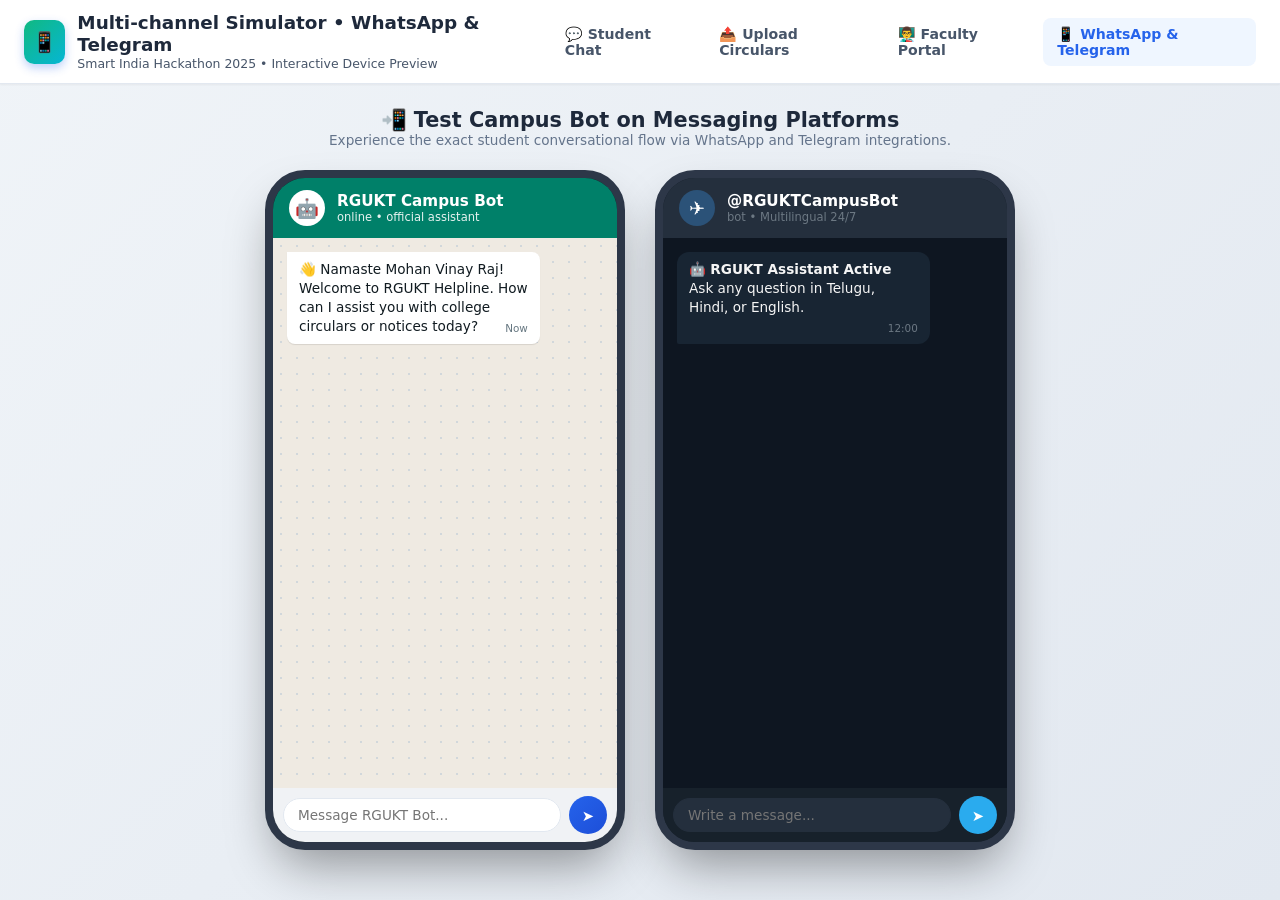
<file: templates/simulator.html>
<!DOCTYPE html>
<html lang="en">
<head>
  <meta charset="UTF-8">
  <meta name="viewport" content="width=device-width, initial-scale=1.0">
  <title>WhatsApp & Telegram Simulator | RGUKTN Campus Bot</title>
  <link rel="stylesheet" href="/static/css/style.css">
  <style>
    .simulator-container {
      display: flex;
      justify-content: center;
      gap: 30px;
      margin-top: 10px;
      flex-wrap: wrap;
    }

    /* Phone Frame styling */
    .phone-mockup {
      width: 360px;
      height: 680px;
      background: #111b21;
      border-radius: 40px;
      box-shadow: 0 25px 50px -12px rgba(0, 0, 0, 0.4);
      border: 8px solid #2d3748;
      display: flex;
      flex-direction: column;
      overflow: hidden;
      position: relative;
    }

    /* WhatsApp Theme */
    .wa-header {
      background: #008069;
      color: white;
      padding: 12px 16px;
      display: flex;
      align-items: center;
      gap: 12px;
    }
    .wa-avatar {
      width: 36px;
      height: 36px;
      background: white;
      border-radius: 50%;
      display: flex;
      align-items: center;
      justify-content: center;
      font-size: 1.2rem;
    }
    .wa-chat-body {
      flex: 1;
      background: #efeae2;
      background-image: radial-gradient(#d1d7db 1px, transparent 1px);
      background-size: 16px 16px;
      padding: 14px;
      overflow-y: auto;
      display: flex;
      flex-direction: column;
      gap: 10px;
    }
    .wa-msg {
      max-width: 80%;
      padding: 8px 12px;
      border-radius: 8px;
      font-size: 0.85rem;
      line-height: 1.4;
      box-shadow: 0 1px 1px rgba(0,0,0,0.1);
      position: relative;
    }
    .wa-msg-in {
      background: white;
      color: #111b21;
      align-self: flex-start;
      border-top-left-radius: 0;
    }
    .wa-msg-out {
      background: #d9fdd3;
      color: #111b21;
      align-self: flex-end;
      border-top-right-radius: 0;
    }
    .wa-time {
      font-size: 0.65rem;
      color: #667781;
      float: right;
      margin-left: 8px;
      margin-top: 4px;
    }
    .wa-input-bar {
      background: #f0f2f5;
      padding: 8px 10px;
      display: flex;
      align-items: center;
      gap: 8px;
    }

    /* Telegram Theme */
    .tg-phone {
      background: #17212b;
    }
    .tg-header {
      background: #242f3d;
      color: white;
      padding: 12px 16px;
      display: flex;
      align-items: center;
      gap: 12px;
    }
    .tg-chat-body {
      flex: 1;
      background: #0e1621;
      padding: 14px;
      overflow-y: auto;
      display: flex;
      flex-direction: column;
      gap: 10px;
    }
    .tg-msg {
      max-width: 80%;
      padding: 8px 12px;
      border-radius: 12px;
      font-size: 0.85rem;
      line-height: 1.4;
    }
    .tg-msg-in {
      background: #182533;
      color: #f5f5f5;
      align-self: flex-start;
      border-bottom-left-radius: 2px;
    }
    .tg-msg-out {
      background: #2b5278;
      color: #ffffff;
      align-self: flex-end;
      border-bottom-right-radius: 2px;
    }
    .tg-input-bar {
      background: #17212b;
      padding: 8px 10px;
      display: flex;
      align-items: center;
      gap: 8px;
    }
  </style>
</head>
<body>

  <!-- Navigation Bar -->
  <header class="navbar">
    <div class="brand-section">
      <div class="brand-logo" style="background: linear-gradient(135deg, #10b981, #06b6d4);">📱</div>
      <div class="brand-text">
        <h1>Multi-channel Simulator • WhatsApp & Telegram</h1>
        <p>Smart India Hackathon 2025 • Interactive Device Preview</p>
      </div>
    </div>
    <nav class="nav-links">
      <a href="/" class="nav-item">💬 Student Chat</a>
      <a href="/admin" class="nav-item">📤 Upload Circulars</a>
      <a href="/faculty" class="nav-item">👨‍🏫 Faculty Portal</a>
      <a href="/simulator" class="nav-item active">📱 WhatsApp & Telegram</a>
    </nav>
  </header>

  <main class="container">
    <div style="text-align: center; margin-bottom: 12px;">
      <h2 style="color: #1e293b; font-size: 1.3rem;">📲 Test Campus Bot on Messaging Platforms</h2>
      <p style="color: #64748b; font-size: 0.85rem;">
        Experience the exact student conversational flow via WhatsApp and Telegram integrations.
      </p>
    </div>

    <div class="simulator-container">
      
      <!-- WhatsApp Mockup -->
      <div class="phone-mockup">
        <div class="wa-header">
          <div class="wa-avatar">🤖</div>
          <div style="flex: 1;">
            <div style="font-weight: 600; font-size: 0.95rem;">RGUKT Campus Bot</div>
            <div style="font-size: 0.72rem; opacity: 0.9;">online • official assistant</div>
          </div>
        </div>

        <div id="waChatBody" class="wa-chat-body">
          <div class="wa-msg wa-msg-in">
            👋 Namaste Mohan Vinay Raj!<br>
            Welcome to RGUKT Helpline. How can I assist you with college circulars or notices today?
            <span class="wa-time">Now</span>
          </div>
        </div>

        <div class="wa-input-bar">
          <input type="text" id="waInput" placeholder="Message RGUKT Bot..." class="input-field" style="background: white; padding: 8px 14px; font-size: 0.85rem;">
          <button class="btn-send" style="padding: 8px 14px; border-radius: 50%; width: 38px; height: 38px; justify-content: center;" onclick="sendSimulatorMsg('wa')">
            ➤
          </button>
        </div>
      </div>

      <!-- Telegram Mockup -->
      <div class="phone-mockup tg-phone">
        <div class="tg-header">
          <div class="wa-avatar" style="background: #2b5278; color: white;">✈️</div>
          <div style="flex: 1;">
            <div style="font-weight: 600; font-size: 0.95rem;">@RGUKTCampusBot</div>
            <div style="font-size: 0.72rem; color: #6c7883;">bot • Multilingual 24/7</div>
          </div>
        </div>

        <div id="tgChatBody" class="tg-chat-body">
          <div class="tg-msg tg-msg-in">
            🤖 <strong>RGUKT Assistant Active</strong><br>
            Ask any question in Telugu, Hindi, or English.
            <div style="font-size: 0.65rem; color: #6c7883; text-align: right; margin-top: 4px;">12:00</div>
          </div>
        </div>

        <div class="tg-input-bar">
          <input type="text" id="tgInput" placeholder="Write a message..." class="input-field" style="background: #242f3d; color: white; border-color: #242f3d; padding: 8px 14px; font-size: 0.85rem;">
          <button class="btn-send" style="background: #2aabee; padding: 8px 14px; border-radius: 50%; width: 38px; height: 38px; justify-content: center;" onclick="sendSimulatorMsg('tg')">
            ➤
          </button>
        </div>
      </div>

    </div>
  </main>

  <script>
    async function sendSimulatorMsg(platform) {
      const input = document.getElementById(platform + "Input");
      const chatBody = document.getElementById(platform + "ChatBody");
      const text = input ? input.value.trim() : "";
      if (!text) return;
      input.value = "";

      // Append Outgoing Message
      if (platform === "wa") {
        chatBody.innerHTML += `
          <div class="wa-msg wa-msg-out">
            ${escapeHtml(text)}
            <span class="wa-time">Now</span>
          </div>
        `;
      } else {
        chatBody.innerHTML += `
          <div class="tg-msg tg-msg-out">
            ${escapeHtml(text)}
          </div>
        `;
      }
      chatBody.scrollTop = chatBody.scrollHeight;

      // Call Chatbot API
      try {
        const res = await fetch("/api/chat", {
          method: "POST",
          headers: { "Content-Type": "application/json" },
          body: JSON.stringify({
            query: text,
            conversation_id: "sim_" + platform + "_" + Date.now(),
            channel: platform
          })
        });

        const data = await res.json();
        
        // Append Bot Reply
        if (platform === "wa") {
          chatBody.innerHTML += `
            <div class="wa-msg wa-msg-in">
              ${escapeHtml(data.response)}
              ${data.is_escalated ? `<br><small style="color:#d9534f">⚠️ Query forwarded to faculty (Ticket #${data.ticket_id})</small>` : ''}
              <span class="wa-time">Now</span>
            </div>
          `;
        } else {
          chatBody.innerHTML += `
            <div class="tg-msg tg-msg-in">
              ${escapeHtml(data.response)}
              ${data.is_escalated ? `<br><small style="color:#f87171">⚠️ Forwarded to Faculty (Ticket #${data.ticket_id})</small>` : ''}
            </div>
          `;
        }
        chatBody.scrollTop = chatBody.scrollHeight;
      } catch (err) {
        console.error("Simulator error:", err);
      }
    }

    function escapeHtml(str) {
      if (!str) return "";
      return str.replace(/[&<>"']/g, function(m) {
        return {
          '&': '&amp;',
          '<': '&lt;',
          '>': '&gt;',
          '"': '&quot;',
          "'": '&#39;'
        }[m];
      });
    }

    document.getElementById("waInput").addEventListener("keydown", (e) => {
      if (e.key === "Enter") sendSimulatorMsg("wa");
    });
    document.getElementById("tgInput").addEventListener("keydown", (e) => {
      if (e.key === "Enter") sendSimulatorMsg("tg");
    });
  </script>
</body>
</html>
</file>
<file: static/css/style.css>
:root {
  --primary: #2563eb;
  --primary-hover: #1d4ed8;
  --primary-light: #eff6ff;
  --secondary: #059669;
  --accent: #f59e0b;
  --dark: #0f172a;
  --slate-800: #1e293b;
  --slate-600: #475569;
  --slate-200: #e2e8f0;
  --slate-100: #f1f5f9;
  --slate-50: #f8fafc;
  --text-main: #1e293b;
  --text-muted: #64748b;
  --danger: #ef4444;
  --shadow-sm: 0 1px 2px 0 rgb(0 0 0 / 0.05);
  --shadow-md: 0 4px 6px -1px rgb(0 0 0 / 0.1), 0 2px 4px -2px rgb(0 0 0 / 0.1);
  --shadow-xl: 0 20px 25px -5px rgb(0 0 0 / 0.1), 0 8px 10px -6px rgb(0 0 0 / 0.1);
  --radius: 12px;
}

* {
  box-sizing: border-box;
  margin: 0;
  padding: 0;
  font-family: 'Segoe UI', system-ui, -apple-system, BlinkMacSystemFont, Roboto, sans-serif;
}

body {
  background: linear-gradient(135deg, #f0f4f8 0%, #e2e8f0 100%);
  color: var(--text-main);
  min-height: 100vh;
  display: flex;
  flex-direction: column;
}

/* Header & Navbar */
.navbar {
  background: #ffffff;
  border-bottom: 1px solid var(--slate-200);
  padding: 0.75rem 1.5rem;
  display: flex;
  align-items: center;
  justify-content: space-between;
  box-shadow: var(--shadow-sm);
  position: sticky;
  top: 0;
  z-index: 50;
}

.brand-section {
  display: flex;
  align-items: center;
  gap: 12px;
}

.brand-logo {
  width: 44px;
  height: 44px;
  background: linear-gradient(135deg, #2563eb, #7c3aed);
  border-radius: 10px;
  display: flex;
  align-items: center;
  justify-content: center;
  color: white;
  font-weight: bold;
  font-size: 20px;
  box-shadow: 0 4px 10px rgba(37, 99, 235, 0.3);
}

.brand-text h1 {
  font-size: 1.15rem;
  font-weight: 700;
  color: var(--slate-800);
  line-height: 1.2;
}

.brand-text p {
  font-size: 0.78rem;
  color: var(--slate-600);
}

.nav-links {
  display: flex;
  gap: 8px;
  align-items: center;
}

.nav-item {
  text-decoration: none;
  font-size: 0.88rem;
  font-weight: 600;
  padding: 8px 14px;
  border-radius: 8px;
  color: var(--slate-600);
  transition: all 0.2s;
  display: flex;
  align-items: center;
  gap: 6px;
}

.nav-item:hover, .nav-item.active {
  background: var(--primary-light);
  color: var(--primary);
}

.nav-badge {
  background: #fef3c7;
  color: #b45309;
  font-size: 0.75rem;
  padding: 2px 6px;
  border-radius: 6px;
  font-weight: 600;
}

/* App Container */
.container {
  max-width: 1200px;
  margin: 1.5rem auto;
  padding: 0 1rem;
  flex: 1;
  display: flex;
  flex-direction: column;
}

/* Chat Layout */
.chat-layout {
  display: grid;
  grid-template-columns: 290px 1fr;
  gap: 1.5rem;
  height: 82vh;
}

@media (max-width: 868px) {
  .chat-layout {
    grid-template-columns: 1fr;
    height: auto;
  }
  .sidebar {
    display: none;
  }
}

/* Sidebar Info Card */
.sidebar {
  background: #ffffff;
  border-radius: var(--radius);
  border: 1px solid var(--slate-200);
  padding: 1.25rem;
  display: flex;
  flex-direction: column;
  gap: 1.25rem;
  box-shadow: var(--shadow-sm);
  overflow-y: auto;
}

.sidebar h3 {
  font-size: 0.95rem;
  font-weight: 700;
  color: var(--slate-800);
  text-transform: uppercase;
  letter-spacing: 0.05em;
  margin-bottom: 0.5rem;
}

.chip-group {
  display: flex;
  flex-direction: column;
  gap: 8px;
}

.query-chip {
  background: var(--slate-50);
  border: 1px solid var(--slate-200);
  border-radius: 8px;
  padding: 10px 12px;
  font-size: 0.82rem;
  color: var(--slate-800);
  cursor: pointer;
  transition: all 0.2s;
  text-align: left;
  line-height: 1.3;
}

.query-chip:hover {
  background: var(--primary-light);
  border-color: var(--primary);
  color: var(--primary);
  transform: translateY(-1px);
}

.chip-lang {
  display: block;
  font-size: 0.7rem;
  color: var(--text-muted);
  margin-top: 4px;
}

/* Chat Main Area */
.chat-wrapper {
  background: #ffffff;
  border-radius: var(--radius);
  border: 1px solid var(--slate-200);
  display: flex;
  flex-direction: column;
  box-shadow: var(--shadow-md);
  overflow: hidden;
}

.chat-header {
  background: var(--slate-50);
  border-bottom: 1px solid var(--slate-200);
  padding: 0.75rem 1.25rem;
  display: flex;
  align-items: center;
  justify-content: space-between;
}

.chat-header-left {
  display: flex;
  align-items: center;
  gap: 10px;
}

.status-dot {
  width: 10px;
  height: 10px;
  background: #10b981;
  border-radius: 50%;
  box-shadow: 0 0 0 3px rgba(16, 185, 129, 0.2);
}

.header-title {
  font-size: 0.95rem;
  font-weight: 700;
  color: var(--slate-800);
}

.header-sub {
  font-size: 0.75rem;
  color: var(--text-muted);
}

.lang-select-box {
  display: flex;
  align-items: center;
  gap: 8px;
}

.lang-select-box label {
  font-size: 0.8rem;
  font-weight: 600;
  color: var(--slate-600);
}

.lang-select {
  padding: 6px 12px;
  border-radius: 6px;
  border: 1px solid var(--slate-200);
  background: #ffffff;
  font-size: 0.85rem;
  font-weight: 500;
  outline: none;
  cursor: pointer;
}

/* Chat Messages */
.messages-container {
  flex: 1;
  padding: 1.25rem;
  overflow-y: auto;
  display: flex;
  flex-direction: column;
  gap: 1rem;
  background: #fafbfc;
}

.message-row {
  display: flex;
  align-items: flex-start;
  gap: 10px;
  max-width: 82%;
}

.message-row.user-row {
  align-self: flex-end;
  flex-direction: row-reverse;
}

.message-avatar {
  width: 36px;
  height: 36px;
  border-radius: 50%;
  display: flex;
  align-items: center;
  justify-content: center;
  font-size: 1.1rem;
  flex-shrink: 0;
}

.avatar-bot {
  background: #dbeafe;
  color: #1d4ed8;
}

.avatar-user {
  background: #e0e7ff;
  color: #4338ca;
}

.bubble {
  padding: 12px 16px;
  border-radius: 14px;
  font-size: 0.92rem;
  line-height: 1.5;
  box-shadow: var(--shadow-sm);
  position: relative;
}

.bubble-bot {
  background: #ffffff;
  border: 1px solid var(--slate-200);
  color: var(--slate-800);
  border-top-left-radius: 4px;
}

.bubble-user {
  background: linear-gradient(135deg, #2563eb, #3b82f6);
  color: #ffffff;
  border-top-right-radius: 4px;
}

.meta-tags {
  display: flex;
  flex-wrap: wrap;
  gap: 6px;
  margin-top: 8px;
  font-size: 0.74rem;
}

.tag-lang {
  background: #f1f5f9;
  color: #475569;
  padding: 2px 8px;
  border-radius: 4px;
  font-weight: 600;
}

.tag-trans {
  background: #e0f2fe;
  color: #0369a1;
  padding: 2px 8px;
  border-radius: 4px;
}

.tag-ticket {
  background: #fef2f2;
  color: #b91c1c;
  border: 1px solid #fecaca;
  padding: 4px 10px;
  border-radius: 6px;
  font-weight: 700;
  display: flex;
  align-items: center;
  gap: 5px;
  margin-top: 6px;
}

.tag-guardrail {
  background: #fff7ed;
  color: #c2410c;
  border: 1px solid #fed7aa;
  padding: 6px 12px;
  border-radius: 6px;
  font-weight: 700;
  display: flex;
  align-items: center;
  gap: 6px;
  margin-top: 6px;
  font-size: 0.78rem;
}

.sources-box {
  margin-top: 8px;
  padding-top: 8px;
  border-top: 1px dashed var(--slate-200);
  font-size: 0.78rem;
  color: var(--slate-600);
}

.sources-box strong {
  color: var(--slate-800);
}

/* Audio button */
.btn-speaker {
  background: none;
  border: none;
  cursor: pointer;
  color: var(--primary);
  margin-left: 6px;
  font-size: 0.95rem;
  vertical-align: middle;
  padding: 2px;
}

.btn-speaker:hover {
  transform: scale(1.15);
}

/* Chat Input Bar */
.chat-input-bar {
  background: #ffffff;
  border-top: 1px solid var(--slate-200);
  padding: 0.85rem 1.25rem;
  display: flex;
  align-items: center;
  gap: 10px;
}

.input-field {
  flex: 1;
  padding: 12px 16px;
  border-radius: 25px;
  border: 1px solid var(--slate-200);
  font-size: 0.92rem;
  outline: none;
  transition: border-color 0.2s;
}

.input-field:focus {
  border-color: var(--primary);
  box-shadow: 0 0 0 3px rgba(37, 99, 235, 0.1);
}

.btn-mic {
  width: 44px;
  height: 44px;
  border-radius: 50%;
  border: none;
  background: var(--slate-100);
  color: var(--slate-600);
  display: flex;
  align-items: center;
  justify-content: center;
  cursor: pointer;
  font-size: 1.15rem;
  transition: all 0.2s;
}

.btn-mic:hover {
  background: var(--slate-200);
}

.btn-mic.listening {
  background: #ef4444;
  color: white;
  animation: pulse-mic 1.2s infinite;
}

@keyframes pulse-mic {
  0% { transform: scale(1); box-shadow: 0 0 0 0 rgba(239, 68, 68, 0.5); }
  70% { transform: scale(1.08); box-shadow: 0 0 0 10px rgba(239, 68, 68, 0); }
  100% { transform: scale(1); box-shadow: 0 0 0 0 rgba(239, 68, 68, 0); }
}

.btn-send {
  background: linear-gradient(135deg, #2563eb, #1d4ed8);
  color: white;
  border: none;
  padding: 12px 20px;
  border-radius: 25px;
  font-weight: 600;
  font-size: 0.92rem;
  cursor: pointer;
  display: flex;
  align-items: center;
  gap: 6px;
  transition: all 0.2s;
}

.btn-send:hover {
  background: var(--primary-hover);
  transform: translateY(-1px);
}

/* Generic Card Styles for Admin & Faculty */
.card {
  background: #ffffff;
  border-radius: var(--radius);
  border: 1px solid var(--slate-200);
  padding: 1.5rem;
  box-shadow: var(--shadow-sm);
  margin-bottom: 1.5rem;
}

.card-title {
  font-size: 1.2rem;
  font-weight: 700;
  color: var(--slate-800);
  margin-bottom: 0.75rem;
  display: flex;
  align-items: center;
  gap: 8px;
}

.table-responsive {
  overflow-x: auto;
}

table {
  width: 100%;
  border-collapse: collapse;
  margin-top: 1rem;
  font-size: 0.88rem;
}

th {
  background: var(--slate-50);
  text-align: left;
  padding: 12px 14px;
  font-weight: 600;
  color: var(--slate-600);
  border-bottom: 2px solid var(--slate-200);
}

td {
  padding: 12px 14px;
  border-bottom: 1px solid var(--slate-200);
  color: var(--slate-800);
  vertical-align: top;
}

tr:hover {
  background: var(--slate-50);
}

/* Badges */
.badge {
  display: inline-block;
  padding: 4px 8px;
  border-radius: 6px;
  font-size: 0.75rem;
  font-weight: 600;
}

.badge-open { background: #fef2f2; color: #dc2626; border: 1px solid #fecaca; }
.badge-resolved { background: #ecfdf5; color: #059669; border: 1px solid #a7f3d0; }

/* Modal */
.modal-overlay {
  display: none;
  position: fixed;
  inset: 0;
  background: rgba(0, 0, 0, 0.5);
  backdrop-filter: blur(4px);
  z-index: 100;
  align-items: center;
  justify-content: center;
}

.modal-content {
  background: white;
  border-radius: var(--radius);
  padding: 1.75rem;
  width: 100%;
  max-width: 550px;
  box-shadow: var(--shadow-xl);
}
</file>
